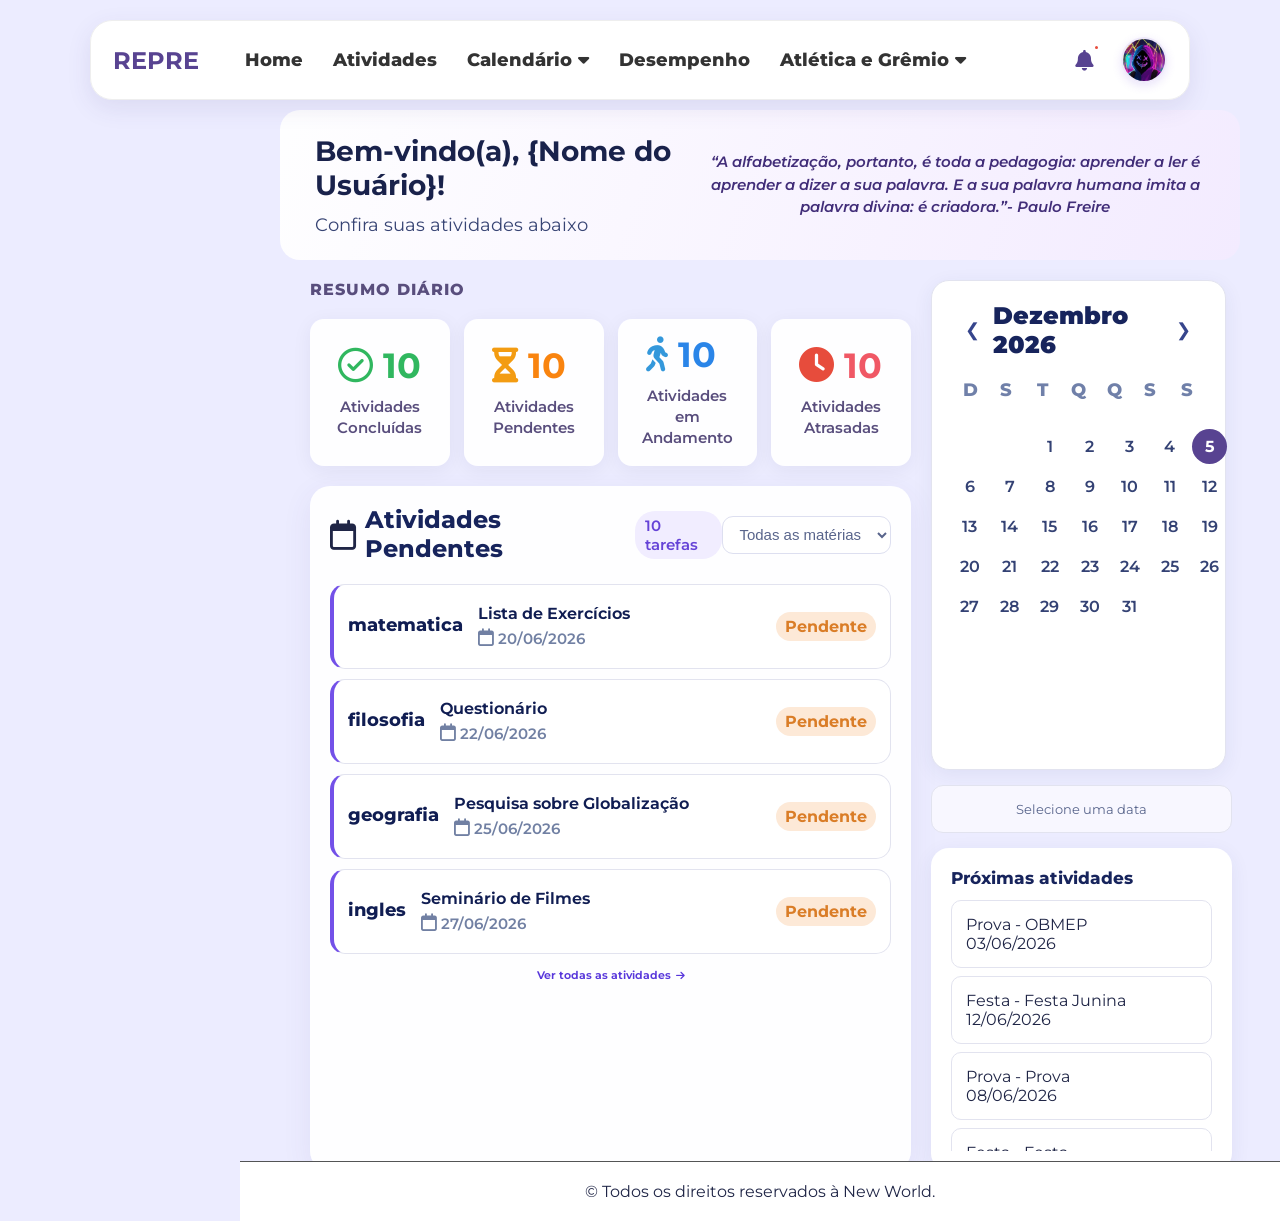
<file: frontend/home.html>
<!doctype html>
<html lang="pt-BR">

<head>
  <meta charset="UTF-8" />
  <meta name="viewport" content="width=device-width, initial-scale=1.0" />
  <title>Repre</title>
  <link rel="stylesheet" href="home.css" />
  <link rel="preconnect" href="https://fonts.googleapis.com" />
  <link rel="preconnect" href="https://fonts.gstatic.com" crossorigin />
  <link href="https://fonts.googleapis.com/css2?family=Montserrat:wght@400;600;700&display=swap" rel="stylesheet" />
  <link rel="stylesheet" href="https://cdnjs.cloudflare.com/ajax/libs/font-awesome/6.7.2/css/all.min.css" />
</head>

<body>
  <div class="layout">

    <div class="navbar">
      <div class="logo">
        <div class="logo-icon">
          REPRE
        </div>
      </div>

      <div class="links">
        <a href="#">Home</a>
        <a href="#">Atividades</a>
        <a href="#">
          Calendário
          <i class="fa-solid fa-caret-down"></i>
        </a>
        <a href="#">Desempenho</a>
        <a href="#">
          Atlética e Grêmio
          <i class="fa-solid fa-caret-down"></i>
        </a>
      </div>
      <div class="sininho">
        <i class="fa-solid fa-bell" style="color: #584391;"></i>
      </div>
      <div class="profile">
        <img src="imagem-foto-perfil.jpg" alt="Foto de perfil">
      </div>
    </div>



    <main class="content">
      <div class="containerWelcome">
        <section class="welcome">
          <div class="welcome-text">
            <h1>
              Bem-vindo(a), {Nome do Usuário}!
            </h1>
            <p>
              Confira suas atividades abaixo
            </p>
          </div>
          <div class="citacao">
            “A alfabetização, portanto, é toda a pedagogia: aprender a ler é aprender a dizer a sua palavra. E a sua
            palavra humana imita a palavra divina: é criadora.”- Paulo Freire
          </div>
        </section>

        <div class="dashboard-conteudo">

          <section class="resumo-section">

            <h2 class="resumo-title">
              Resumo Diário
            </h2>

            <div class="resumo-scroll-wrap" id="resumoScroll">

              <div class="resumo-inner">

                <div class="resumo-card verde">
                  <span class="resumo-card-num"><i class="fa-regular fa-circle-check" style="color: #30b75f;"></i>
                    10</span>
                  <span class="resumo-card-label">
                    Atividades Concluídas
                  </span>
                </div>

                <div class="resumo-card amarelo">
                  <span class="resumo-card-num"><i class="fa-solid fa-hourglass-half" style="color: #f39c12;"></i>
                    10</span>
                  <span class="resumo-card-label">
                    Atividades Pendentes
                  </span>
                </div>

                <div class="resumo-card azul">
                  <span class="resumo-card-num"><i class="fa-solid fa-person-walking" style="color: #3498db;"></i>
                    10</span>
                  <span class="resumo-card-label">
                    Atividades em Andamento
                  </span>
                </div>

                <div class="resumo-card vermei">
                  <span class="resumo-card-num"><i class="fa-solid fa-clock" style="color: #e74c3c;"></i> 10</span>
                  <span class="resumo-card-label">
                    Atividades Atrasadas
                  </span>
                </div>

              </div>
            </div>
          </section>


          <section class="wrapper-atividades">
            <div class="atividades-coluna">

              <div class="atividades-header">
                <div class="atividades-titulo">
                  <i class="fa-regular fa-calendar"></i>
                  <h2 class="title-atividades">
                    Atividades Pendentes
                  </h2>
                  <span class="contador-atividades">
                    10 tarefas
                  </span>
                </div>


                <select class="filtro-materias" id="filtro-materias">
                  <option value="todas">
                    Todas as matérias
                  </option>
                  <option value="matematica">
                    Matemática
                  </option>
                  <option value="filosofia">
                    Filosofia
                  </option>
                  <option value="geografia">
                    Geografia
                  </option>
                  <option value="ingles">
                    Inglês
                  </option>
                  <option value="historia">
                    História
                  </option>
                </select>
              </div>

              <div class="cards-container" id="cards-container">
              </div>
              <div class="ver-todas-atividades">
                <a href="#">
                  Ver todas as atividades
                  <i class="fa-solid fa-arrow-right"></i>
                </a>
              </div>
            </div>
          </section>



          <section class="coluna-calendario">

            <div class="calendario">
              <div class="calendario-header">
                <button id="prev">❮</button>
                <h2 id="mes"></h2>

                <button id="next">❯</button>

              </div>


              <div class="weekdays">

                <span>D</span>
                <span>S</span>
                <span>T</span>
                <span>Q</span>
                <span>Q</span>
                <span>S</span>
                <span>S</span>

              </div>


              <div id="calendarDays" class="days">
              </div>
        </div>

        <div id="eventoInfo" class="evento-info">

          Selecione uma data

        </div>


        <!-- PRÓXIMAS ATIVIDADES -->

        <div class="wrapper-proximos">

          <h2 class="title-proximo">
            Próximas atividades
          </h2>

          <div class="cards-container" id="proximos-container">
          </div>

        </div>
      </div>

    </main>
    <footer class="footer">
      © Todos os direitos reservados à New World.
    </footer>
  </div>

  <script src="home.js"></script>
</body>

</html>
</file>
<file: frontend/home.css>
:root {
    --branco: rgba(255, 255, 255, 1);
    --fundo: rgb(236, 236, 255);
    --card: rgb(241, 241, 241);
    --roxo: rgba(109, 66, 219, 1);
    --roxo-claro: rgba(137, 103, 229, 1);
    --roxo-suave: rgba(245, 241, 254, 1);
    --texto: rgba(31, 37, 70, 1);
    --texto-secundario: rgba(89, 78, 125, 1);
    --texto-fraco: rgba(138, 141, 161, 1);
    --borda: rgb(83, 84, 85);
    --borda-clara: rgba(238, 240, 246, 1);
    --verde: rgba(48, 183, 95, 1);
    --verde-suave: rgba(243, 248, 249, 1);
    --vermelho: rgba(240, 88, 101, 1);
    --vermelho-suave: rgba(254, 238, 240, 1);
    --azul: rgba(42, 133, 232, 1);
    --azul-suave: rgba(235, 244, 253, 1);
    --laranja: rgba(249, 132, 15, 1);
    --laranja-suave: rgba(255, 245, 232, 1);
    --sombra: 0 4px 20px rgba(31, 37, 70, .06);
    --sombra-hover: 0 8px 28px rgba(109, 66, 219, .12);
    --raio: 14px;
    --transicao: .25s ease
}

*,
*::before,
*::after {
    box-sizing: border-box;
    margin: 0;
    padding: 0
}

html,
body {
    width: 100%;
    min-height: 100%
}

body {
    min-height: 100vh;
    overflow-x: hidden;
    font-family: "Montserrat", sans-serif;
    background-color: var(--fundo);
    color: var(--texto);
}

.layout {
    min-height: 100vh;
    display: grid;
    grid-template-columns: 240px 1fr;
    grid-template-rows: 70px 1fr 60px;
    grid-template-areas: "header navbar" "sidebar content" "sidebar footer";
    background-color: var(--fundo)
}


.navbar {
    position: fixed;
    top: 20px;
    left: 50%;
    transform: translateX(-50%);
    width: calc(100% - 180px);
    max-width: 1200px;
    height: 80px;
    padding: 0 22px;
    box-sizing: border-box;
    background: rgba(255, 255, 255, 0.96);
    border: 1px solid #eeeeee;
    border-radius: 22px;
    box-shadow: 0 8px 25px rgba(70, 60, 130, 0.10);
    display: flex;
    align-items: center;
    gap: 15px;
    z-index: 1000;
}

.logo {
    display: flex;
    align-items: center;
    flex-shrink: 0;
    margin-right: 10px;
}

.logo-icon {
    width: auto;
    height: 45px;
    display: flex;
    align-items: center;
    justify-content: center;
    color: #584391;
    border-radius: 12px;
    font-size: 24px;
    font-weight: 700;
    white-space: nowrap;
}

.links {
    display: flex;
    align-items: center;
    gap: 8px;
    margin-left: 10px;
    flex: 1;
}

.links a {
    display: flex;
    align-items: center;
    gap: 6px;
    padding: 9px 11px;
    border-radius: 10px;
    text-decoration: none;
    color: #333333;
    font-size: 18px;
    font-weight: 800;
    white-space: nowrap;
    transition: all 0.25s ease;
}

.links a:hover {
    color: #584391;
    background-color: #f1edfa;
}

.links a.active {
    color: #584391;
    background-color: #f1edfa;
    font-weight: 600;
}

.sininho {
    position: relative;
    width: 44px;
    height: 44px;
    display: flex;
    align-items: center;
    justify-content: center;
    flex-shrink: 0;
    border-radius: 10px;
    font-size: 21px;
    cursor: pointer;
    transition: 0.25s ease;
}

.sininho:hover {
    background-color: #f1edfa;
}

.sininho::after {
    content: "";
    position: absolute;
    top: 6px;
    right: 6px;
    width: 7px;
    height: 7px;
    border-radius: 50%;
    background-color: #e74c3c;
    border: 2px solid white;
}

.profile {
    width: 46px;
    height: 46px;
    flex-shrink: 0;
    border-radius: 50%;
    overflow: hidden;
    border: 2px solid #eee8fa;
    box-shadow: 0 3px 10px rgba(109, 66, 219, .15);
    cursor: pointer;
    transition: .25s ease;
}

.profile:hover {
    transform: scale(1.05);
    border-color: #584391;
}

.profile img {
    width: 100%;
    height: 100%;
    display: block;
    object-fit: cover;
}

.welcome {
    background: linear-gradient(110deg, #fffffff5, #f3ebff);
    min-height: 110px;
    border-radius: 20px;
    padding: 24px 35px;
    display: flex;
    align-items: center;
    justify-content: space-between;
    margin-bottom: 20px;
    overflow: hidden;
    animation: fadeDown .5s .1s ease both;
}

.welcome .welcome-text {
    display: flex;
    flex-direction: column;
    gap: 4px;
}

.welcome h1 {
    font-size: 28px;
    margin: 0 0 8px 0;
    color: #19224b;
}

.welcome p {
    margin: 0;
    color: #374474;
    font-size: 18px;
}

.citacao {
    font-style: italic;
    color: #422e79;
    max-width: 500px;
    text-align: center;
    line-height: 1.5;
    font-size: 15px;
    font-weight: 600;
}


.content {
    grid-area: content;
    display: flex;
    flex-direction: column;
    width: 100%;
    min-width: 0;
    padding: 40px 40px 50px;
    overflow-y: auto;
    overflow-x: hidden;
    background-color: var(--fundo);
}
 
.dashboard-conteudo {
    width: 96%;
    height: 89%;
    margin: 20px 30px;
    display: grid;
    grid-template-columns: minmax(0, 2fr) minmax(300px, 1fr);
    grid-template-rows: auto 1fr; 
    align-items: stretch;
    gap: 20px;
    box-sizing: border-box;
}

.resumo-section {
    grid-column: 1;
    grid-row: 1;
}

.resumo-title {
    font-size: 16px;
    font-weight: 800;
    color: var(--texto-secundario);
    text-transform: uppercase;
    letter-spacing: .06em;
    margin: 0 0 20px;
    animation: fadeDown .5s .1s ease both;
    text-align: left;

}

.resumo-inner {
    width: 100%;
    display: grid;
    grid-template-columns: repeat(4, minmax(0, 1fr));
    gap: 14px;
    box-sizing: border-box;
}

.resumo-card {
    width: 100%;
    min-width: 0;
    min-height: 125px;
    box-sizing: border-box;
    background-color: rgba(255, 255, 255, 0.96);
    border-radius: var(--raio);
    padding: 18px;
    display: flex;
    flex-direction: column;
    justify-content: center;
    gap: 7px;
    box-shadow: var(--sombra);
    transition: var(--transicao)
}

.resumo-card:hover {
    transform: translateY(-3px);
    box-shadow: var(--sombra-hover)
}

.resumo-card-num {
    font-size: 35px;
    font-weight: 700;
    line-height: 1;
    margin-bottom: 6px;
    margin-left: 10px;
}

.resumo-card-label {
    width: 100%;
    text-align: center;
    font-size: 15px;
    color: var(--texto-secundario);
    line-height: 1.4;
    font-weight: 600;
}

.verde .resumo-card-num {
    color: var(--verde)
}

.amarelo .resumo-card-num {
    color: var(--laranja)
}

.azul .resumo-card-num {
    color: var(--azul)
}

.vermei .resumo-card-num {
    color: var(--vermelho)
}


.wrapper-atividades {
    grid-column: 1;
    grid-row: 2;
    width: 100%;
    height: 100%;
    margin: 0;
    box-sizing: border-box;
}

.atividades-coluna {
    width: 100%;
    height: 100%;
    background: rgba(255, 255, 255, 0.96);
    border-radius: 20px;
    padding: 20px;
    box-sizing: border-box;
    box-shadow: 0 8px 30px rgba(77, 62, 135, 0.08);
}

.atividades-header {
    width: 100%;
    display: flex;
    align-items: center;
    justify-content: space-between;
    margin-bottom: 20px;
}

.atividades-titulo {
    display: flex;
    align-items: center;
    gap: 9px;
    font-size: 30px;
    font-weight: 750;
}

.title-atividades {
    margin: 0;
    font-size: 24px;
    font-weight: 750;
    color: #17245c;
    line-height: 1.2;
}

.contador-atividades {
    padding: 5px 10px;
    background: #f1edff;
    color: #6543d7;
    border-radius: 20px;
    font-size: 15px;
    font-weight: 600;
}

.filtro-materias {
    width: 178px;
    height: 38px;
    padding: 0 12px;
    border: 1px solid #dddff0;
    border-radius: 11px;
    background: white;
    color: #59658c;
    font-size: 15px;
    outline: none;
    cursor: pointer;
    transition: .2s ease;
}

.filtro-materias:hover {
    border-color: #cfc5f5;
}

.filtro-materias:focus {
    border-color: #7351df;
    box-shadow: 0 0 0 3px rgba(115, 81, 223, .08);
}

.atividades-coluna .cards-container {
    width: 100%;
    display: flex;
    flex-direction: column;
    gap: 10px;
    box-sizing: border-box;
    max-height: none;
    overflow: visible;
}


.card-atividades {
    width: 100%;
    min-height: 85px;
    display: flex;
    align-items: center;
    gap: 15px;
    padding: 10px 14px 10px 14px;
    box-sizing: border-box;
    background: #ffffff;
    border: 1px solid #e2e3ef;
    border-left: 4px solid #7351e8;
    border-radius: 15px;
    transition: .2s ease;
}

.card-atividades:hover {
    border-color: #d7d1f4;
    box-shadow: 0 4px 14px rgba(92, 72, 170, .07);
    transform: translateY(-1px);
}

.card-atividades.matematica .atividade-materia {
    color: #6040db;
    background: #eeeaff;
}

.card-atividades.filosofia .atividade-materia {
    color: #3470d9;
    background: #eaf1ff;
}

.card-atividades.geografia .atividade-materia {
    color: #e66d00;
    background: #fff0df;
}

.card-atividades.ingles .atividade-materia {
    color: #15957c;
    background: #def7f0;
}

.card-atividades.historia .atividade-materia {
    color: #e6535c;
    background: #ffe9eb;
}

.atividade-conteudo {
    flex: 1;
    min-width: 0;
    display: flex;
    flex-direction: column;
    justify-content: center;
}

.card-atividades-title {
    margin: 0;
    color: #101d52; /* FIX: era estilo de badge (fundo roxo + pill) igual ao contador; agora é texto de título */
    font-size: 18px;
    font-weight: 750;
    line-height: 1.3;
}

.card-atividades-conteudo {
    margin: 0;
    color: #101d52;
    font-size: 16px;
    font-weight: 650;
    line-height: 1.3;
}

.atividade-informacoes {
    display: flex;
    align-items: center;
    gap: 10px;
    margin-top: 4px;
}

.card-atividades-data {
    display: flex;
    align-items: center;
    gap: 4px;
    color: #7180a3;
    font-size: 15px;
    font-weight: 600;
}

.card-atividades-data i {
    font-size: 18px;
}

.atividade-status {
    display: flex;
    align-items: center;
    justify-content: center;
    text-align: center;
}

.card-atividades-status {
    padding: 5px 9px;
    border-radius: 20px;
    font-size: 16px;
    font-weight: 700;
    white-space: nowrap;
    color: #da7d27;
    background: #fde9d7;
}

.ver-todas-atividades {
    width: 100%;
    display: flex;
    justify-content: center;
    margin-top: 14px;
}

.ver-todas-atividades a {
    display: flex;
    align-items: center;
    gap: 5px;
    color: #5837db;
    font-size: 11px;
    font-weight: 650;
    text-decoration: none;
    transition: .2s ease;
}

.ver-todas-atividades a:hover {
    color: #3921a5;
}

.ver-todas-atividades i {
    font-size: 10px;
}


.coluna-calendario {
    grid-column: 2;
    grid-row: 1 / 3;
    width: 100%;
    height: 100%;
    display: flex;
    flex-direction: column;
    gap: 15px;
    box-sizing: border-box;
}

.calendario {
    width: 98%;
    height: 55%;
    box-sizing: border-box;
    background: #fff;
    border: 1px solid #e2e3ef;
    border-radius: 18px;
    padding: 20px;
    box-shadow: 0 5px 20px rgba(44, 55, 120, 0.07);
}

.calendario-header {
    display: flex;
    justify-content: space-between;
    align-items: center;
}

.calendario-header h2 {
    margin: 0;
    color: #17245c;
    font-size: 24px;
    font-weight: 900;
}

.calendario-header button {
    width: 50px;
    height: 50px;
    display: flex;
    align-items: center;
    justify-content: center;
    border: none;
    border-radius: 8px;
    background: transparent;
    color: #36458c;
    font-size: 18px;
    cursor: pointer;
}

.calendario-header button:hover {
    background: #eeeaff;
}


.weekdays,
.days {
    display: grid;
    grid-template-columns: repeat(7, 1fr);
    text-align: center;
}

.weekdays {
    margin-top: 20px;
    color: #7080a9;
    font-size: 18px;
    font-weight: 800;
}

.days {
    gap: 5px;
    margin-top: 28px;
}

.day,
.today {
    width: 35px;
    height: 35px;
    display: flex;
    align-items: center;
    justify-content: center;
    margin: auto;
    border-radius: 50%;
    font-size: 12px;
    cursor: pointer;
}

.day {
    color: #344274;
    font-weight: 600;
    font-size: 16px;
}

.day:hover {
    background: #eeeaff;
}

.today {
    background: #584391;
    color: #fff;
    font-weight: bold;
}


.evento-info {
    width: 100%;
    box-sizing: border-box;
    margin-top: 0;
    padding: 15px;
    border-radius: 12px;
    background: #f8f7ff;
    border: 1px solid #e2e3ef;
    color: #59658c;
    font-size: 13px;
    text-align: center;
}

.wrapper-proximos {
    width: 100%;
    box-sizing: border-box;
    background: #fff;
    border-radius: 18px;
    padding: 20px;
    box-shadow: 0 5px 20px rgba(44, 55, 120, 0.07);
    flex: 1;
    display: flex;
    flex-direction: column;
    min-height: 0; 
}

.title-proximo {
    margin: 0 0 12px;
    color: #17245c;
    font-size: 17px;
    font-weight: 750;
    text-align: left;
}


.wrapper-proximos .cards-container {
    width: 100%;
    display: flex;
    flex-direction: column;
    gap: 8px;
    box-sizing: border-box;
    flex: 1;
    min-height: 0;
    overflow-y: auto;
    overflow-x: hidden;
}

.wrapper-proximos .cards-container::-webkit-scrollbar {
    display: none;
}

.card-proximos {
    width: 100%;
    box-sizing: border-box;
    display: flex;
    flex-direction: column;
    margin: 0;
    padding: 14px;
    background: #ffffff;
    border-radius: 10px;
    border: 1px solid #e2e3ef;
}



.footer {
    width: 100%;
    grid-area: footer;
    display: flex;
    align-items: center;
    justify-content: center;
    background-color: var(--branco);
    border-top: 1px solid var(--borda);
    padding: 0 20px
}

.footer p {
    font-size: 13px;
    color: var(--texto-fraco)
}

::-webkit-scrollbar {
    width: 8px
}

::-webkit-scrollbar-track {
    background: var(--fundo)
}

::-webkit-scrollbar-thumb {
    background: rgba(109, 66, 219, .30);
    border-radius: 20px
}

::-webkit-scrollbar-thumb:hover {
    background: var(--roxo)
}

@keyframes fadeDown {
    from {
        opacity: 0;
        transform: translateY(-8px)
    }

    to {
        opacity: 1;
        transform: translateY(0)
    }
}
</file>
